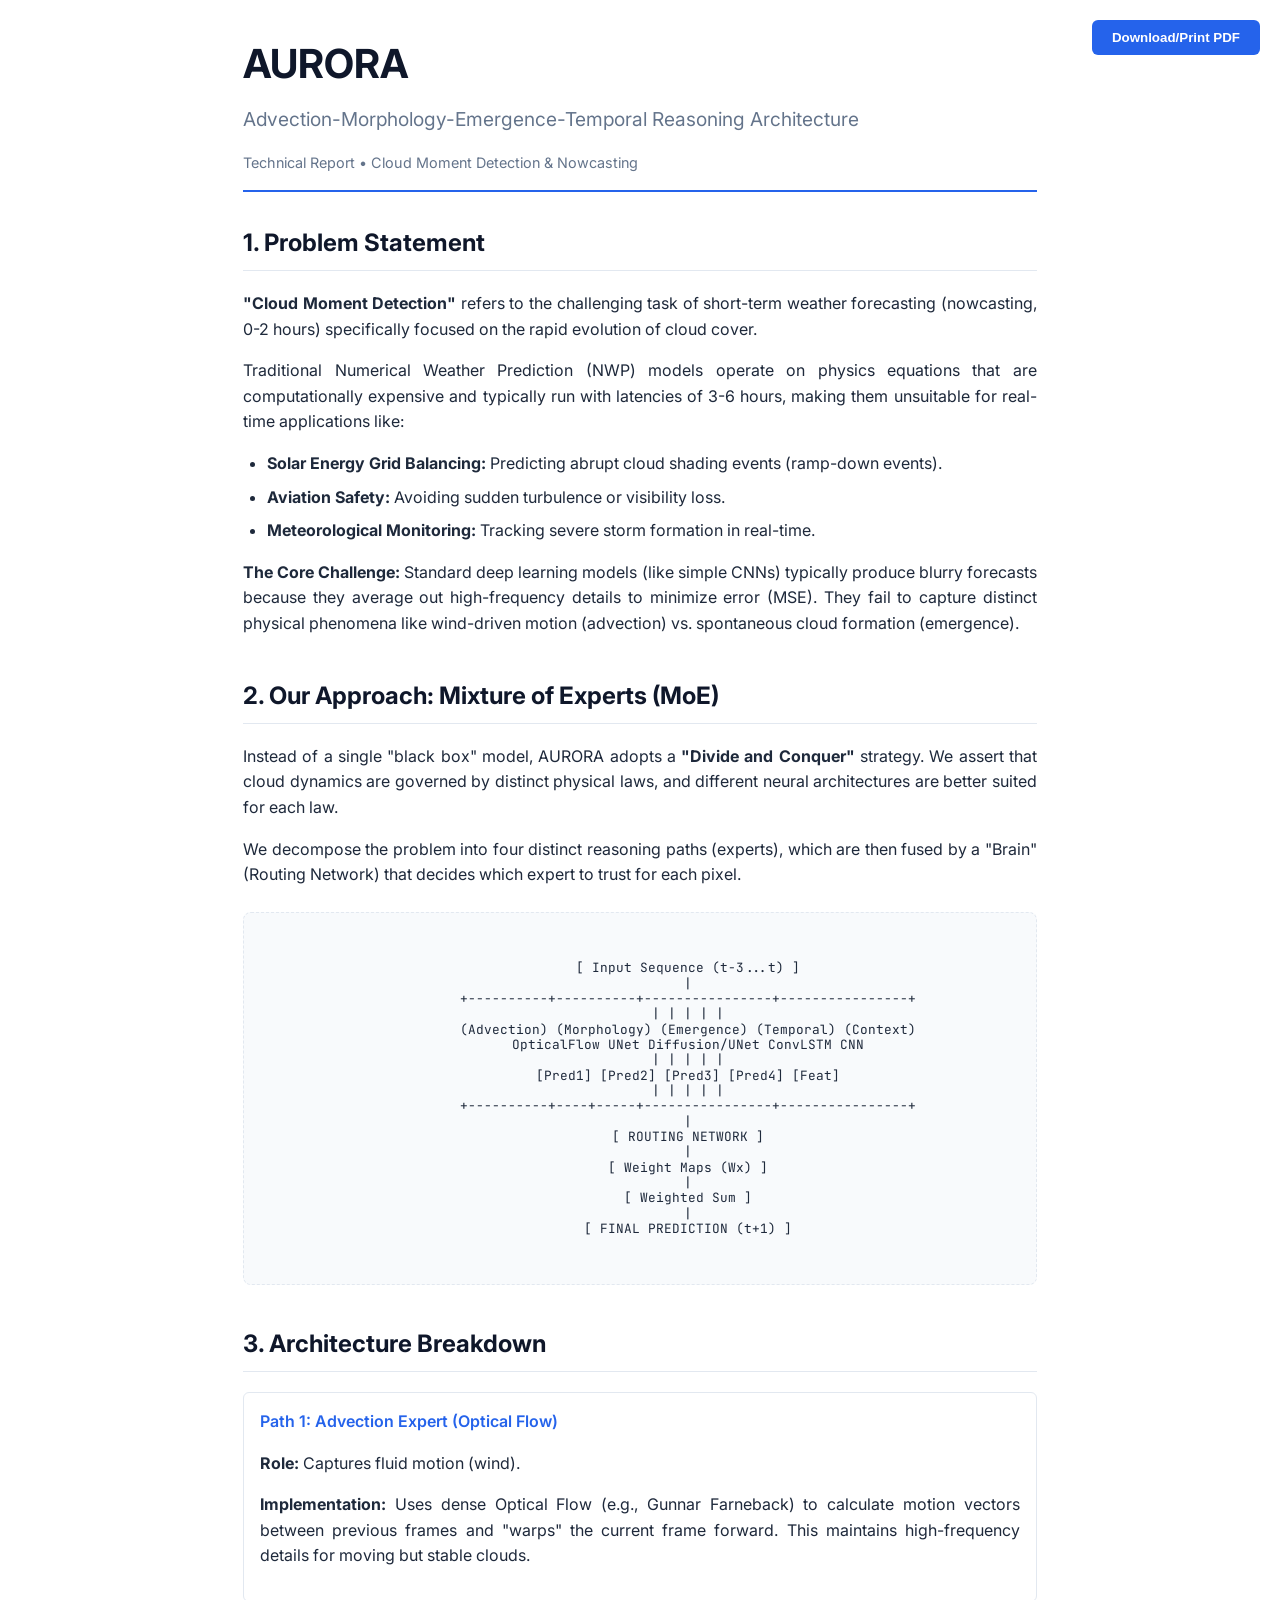
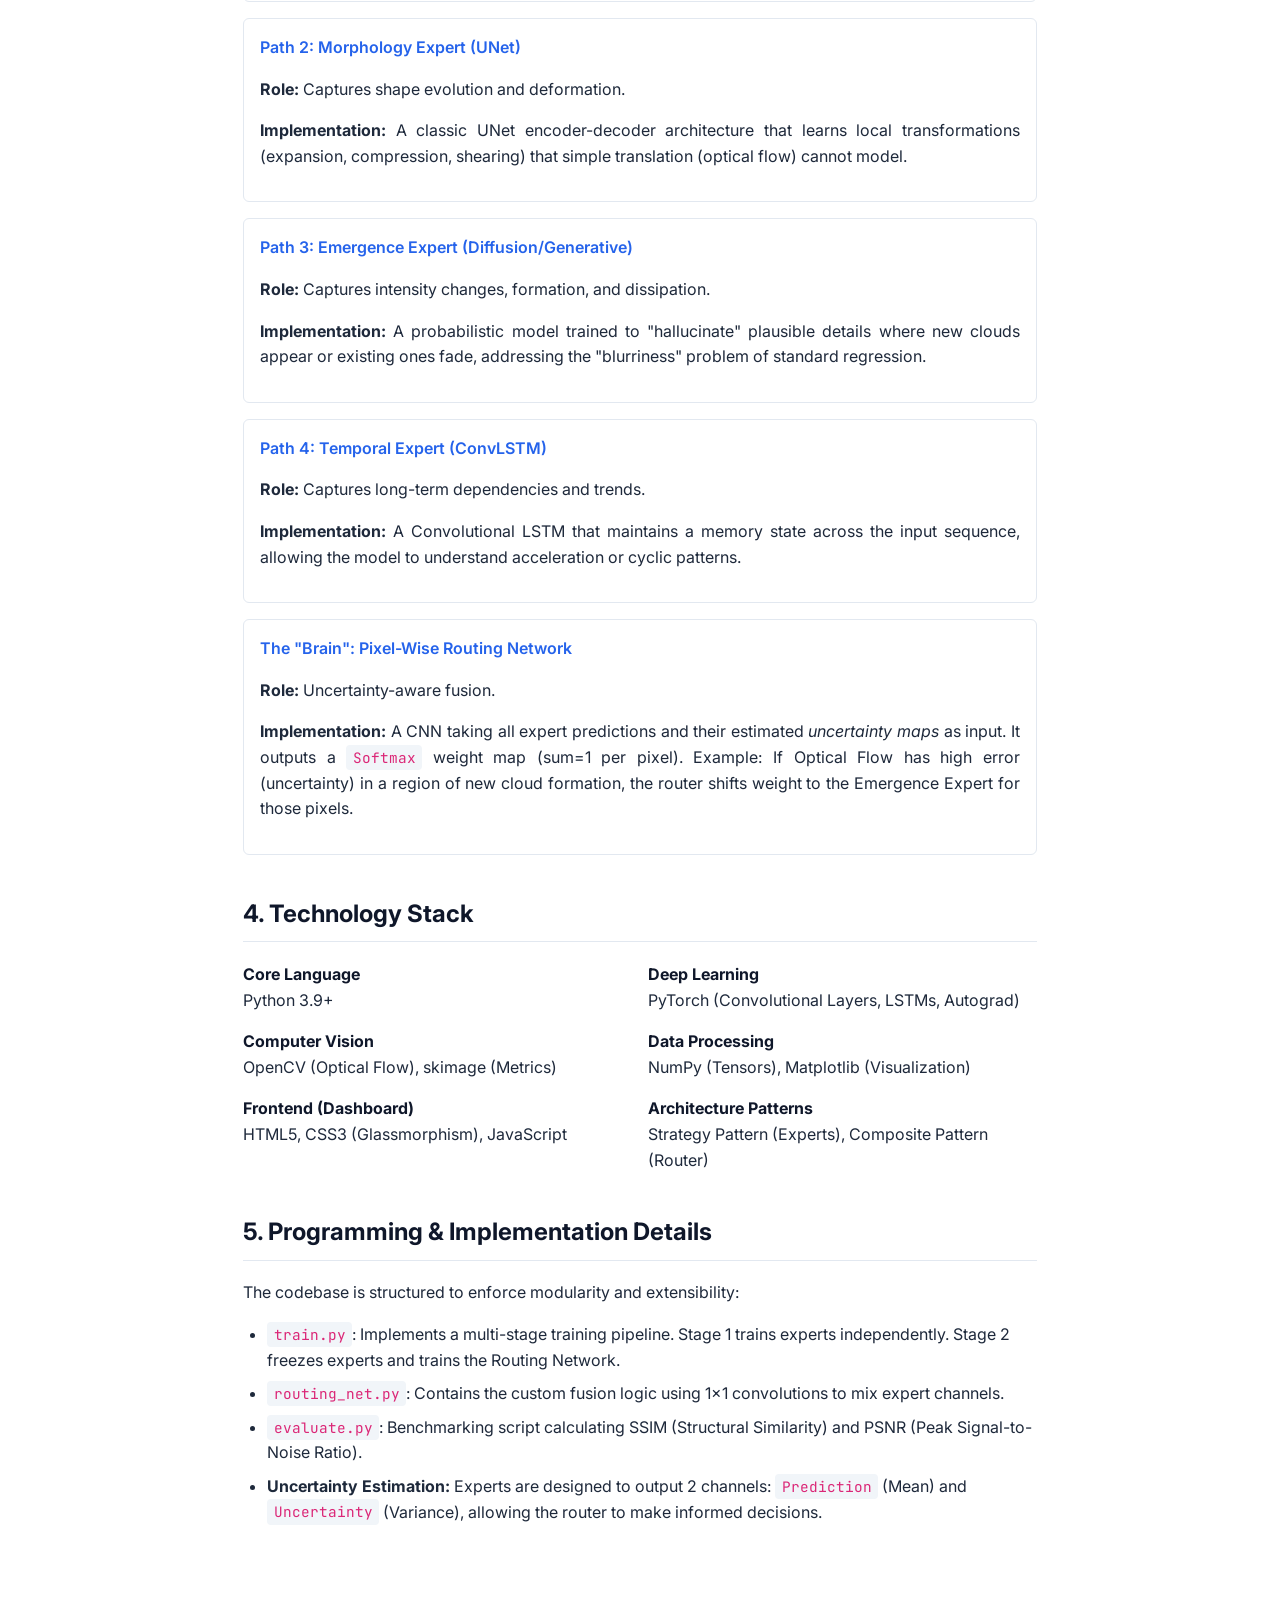
<file: AURORA_Report.html>
<!DOCTYPE html>
<html lang="en">

<head>
    <meta charset="UTF-8">
    <meta name="viewport" content="width=device-width, initial-scale=1.0">
    <title>AURORA Architecture Report</title>
    <style>
        @import url('https://fonts.googleapis.com/css2?family=Inter:wght@300;400;600;700&family=JetBrains+Mono:wght@400;700&display=swap');

        :root {
            --primary: #2563eb;
            --text: #1e293b;
            --text-light: #64748b;
            --bg: #ffffff;
            --code-bg: #f1f5f9;
            --border: #e2e8f0;
        }

        body {
            font-family: 'Inter', sans-serif;
            line-height: 1.6;
            color: var(--text);
            background: var(--bg);
            max-width: 210mm;
            /* A4 width */
            margin: 0 auto;
            padding: 2rem;
        }

        /* Print Styling */
        @media print {
            body {
                width: 210mm;
                height: 297mm;
                margin: 0;
                padding: 20mm;
                box-shadow: none;
            }

            .no-print {
                display: none;
            }

            a {
                text-decoration: none;
                color: #000;
            }
        }

        header {
            border-bottom: 2px solid var(--primary);
            padding-bottom: 1rem;
            margin-bottom: 2rem;
        }

        h1 {
            font-size: 2.5rem;
            font-weight: 700;
            margin: 0;
            color: #0f172a;
        }

        .subtitle {
            font-size: 1.2rem;
            color: var(--text-light);
            margin-top: 0.5rem;
        }

        .meta {
            margin-top: 1rem;
            font-size: 0.9rem;
            color: var(--text-light);
        }

        section {
            margin-bottom: 2.5rem;
        }

        h2 {
            font-size: 1.5rem;
            color: #0f172a;
            border-bottom: 1px solid var(--border);
            padding-bottom: 0.5rem;
            margin-top: 0;
        }

        h3 {
            font-size: 1.1rem;
            color: #334155;
            margin-bottom: 0.5rem;
        }

        p {
            margin-bottom: 1rem;
            text-align: justify;
        }

        ul {
            margin-bottom: 1rem;
            padding-left: 1.5rem;
        }

        li {
            margin-bottom: 0.5rem;
        }

        code {
            font-family: 'JetBrains Mono', monospace;
            background: var(--code-bg);
            padding: 0.2rem 0.4rem;
            border-radius: 4px;
            font-size: 0.9em;
            color: #db2777;
        }

        .architecture-diagram {
            background: #f8fafc;
            border: 1px dashed var(--border);
            padding: 2rem;
            text-align: center;
            border-radius: 8px;
            margin: 1.5rem 0;
            font-family: 'JetBrains Mono', monospace;
            white-space: pre;
            overflow-x: auto;
            font-size: 0.8rem;
            line-height: 1.2;
        }

        .expert-card {
            border: 1px solid var(--border);
            border-radius: 6px;
            padding: 1rem;
            margin-bottom: 1rem;
            background: #fff;
        }

        .expert-title {
            font-weight: 600;
            color: var(--primary);
        }

        .tech-grid {
            display: grid;
            grid-template-columns: repeat(2, 1fr);
            gap: 1rem;
        }

        .tech-item strong {
            display: block;
            color: #0f172a;
        }

        .footer {
            margin-top: 4rem;
            text-align: center;
            font-size: 0.8rem;
            color: var(--text-light);
            border-top: 1px solid var(--border);
            padding-top: 1rem;
        }
    </style>
</head>

<body>

    <button onclick="window.print()" class="no-print"
        style="position: fixed; top: 20px; right: 20px; padding: 10px 20px; background: #2563eb; color: white; border: none; border-radius: 6px; cursor: pointer; font-weight: bold;">Download/Print
        PDF</button>

    <header>
        <h1>AURORA</h1>
        <div class="subtitle">Advection-Morphology-Emergence-Temporal Reasoning Architecture</div>
        <div class="meta">Technical Report • Cloud Moment Detection & Nowcasting</div>
    </header>

    <section>
        <h2>1. Problem Statement</h2>
        <p>
            <strong>"Cloud Moment Detection"</strong> refers to the challenging task of short-term weather forecasting
            (nowcasting, 0-2 hours) specifically focused on the rapid evolution of cloud cover.
        </p>
        <p>
            Traditional Numerical Weather Prediction (NWP) models operate on physics equations that are computationally
            expensive and typically run with latencies of 3-6 hours, making them unsuitable for real-time applications
            like:
        </p>
        <ul>
            <li><strong>Solar Energy Grid Balancing:</strong> Predicting abrupt cloud shading events (ramp-down events).
            </li>
            <li><strong>Aviation Safety:</strong> Avoiding sudden turbulence or visibility loss.</li>
            <li><strong>Meteorological Monitoring:</strong> Tracking severe storm formation in real-time.</li>
        </ul>
        <p>
            <strong>The Core Challenge:</strong> Standard deep learning models (like simple CNNs) typically produce
            blurry forecasts because they average out high-frequency details to minimize error (MSE). They fail to
            capture distinct physical phenomena like wind-driven motion (advection) vs. spontaneous cloud formation
            (emergence).
        </p>
    </section>

    <section>
        <h2>2. Our Approach: Mixture of Experts (MoE)</h2>
        <p>
            Instead of a single "black box" model, AURORA adopts a <strong>"Divide and Conquer"</strong> strategy. We
            assert that cloud dynamics are governed by distinct physical laws, and different neural architectures are
            better suited for each law.
        </p>
        <p>
            We decompose the problem into four distinct reasoning paths (experts), which are then fused by a "Brain"
            (Routing Network) that decides which expert to trust for each pixel.
        </p>

        <div class="architecture-diagram">
            [ Input Sequence (t-3...t) ]
            |
            +----------+----------+----------------+----------------+
            | | | | |
            (Advection) (Morphology) (Emergence) (Temporal) (Context)
            OpticalFlow UNet Diffusion/UNet ConvLSTM CNN
            | | | | |
            [Pred1] [Pred2] [Pred3] [Pred4] [Feat]
            | | | | |
            +----------+----+-----+----------------+----------------+
            |
            [ ROUTING NETWORK ]
            |
            [ Weight Maps (Wx) ]
            |
            [ Weighted Sum ]
            |
            [ FINAL PREDICTION (t+1) ]
        </div>
    </section>

    <section>
        <h2>3. Architecture Breakdown</h2>

        <div class="expert-card">
            <span class="expert-title">Path 1: Advection Expert (Optical Flow)</span>
            <p><strong>Role:</strong> Captures fluid motion (wind).</p>
            <p><strong>Implementation:</strong> Uses dense Optical Flow (e.g., Gunnar Farneback) to calculate motion
                vectors between previous frames and "warps" the current frame forward. This maintains high-frequency
                details for moving but stable clouds.</p>
        </div>

        <div class="expert-card">
            <span class="expert-title">Path 2: Morphology Expert (UNet)</span>
            <p><strong>Role:</strong> Captures shape evolution and deformation.</p>
            <p><strong>Implementation:</strong> A classic UNet encoder-decoder architecture that learns local
                transformations (expansion, compression, shearing) that simple translation (optical flow) cannot model.
            </p>
        </div>

        <div class="expert-card">
            <span class="expert-title">Path 3: Emergence Expert (Diffusion/Generative)</span>
            <p><strong>Role:</strong> Captures intensity changes, formation, and dissipation.</p>
            <p><strong>Implementation:</strong> A probabilistic model trained to "hallucinate" plausible details where
                new clouds appear or existing ones fade, addressing the "blurriness" problem of standard regression.</p>
        </div>

        <div class="expert-card">
            <span class="expert-title">Path 4: Temporal Expert (ConvLSTM)</span>
            <p><strong>Role:</strong> Captures long-term dependencies and trends.</p>
            <p><strong>Implementation:</strong> A Convolutional LSTM that maintains a memory state across the input
                sequence, allowing the model to understand acceleration or cyclic patterns.</p>
        </div>

        <div class="expert-card">
            <span class="expert-title">The "Brain": Pixel-Wise Routing Network</span>
            <p><strong>Role:</strong> Uncertainty-aware fusion.</p>
            <p><strong>Implementation:</strong> A CNN taking all expert predictions and their estimated <em>uncertainty
                    maps</em> as input. It outputs a <code>Softmax</code> weight map (sum=1 per pixel). Example: If
                Optical Flow has high error (uncertainty) in a region of new cloud formation, the router shifts weight
                to the Emergence Expert for those pixels.</p>
        </div>
    </section>

    <section>
        <h2>4. Technology Stack</h2>
        <div class="tech-grid">
            <div class="tech-item">
                <strong>Core Language</strong>
                Python 3.9+
            </div>
            <div class="tech-item">
                <strong>Deep Learning</strong>
                PyTorch (Convolutional Layers, LSTMs, Autograd)
            </div>
            <div class="tech-item">
                <strong>Computer Vision</strong>
                OpenCV (Optical Flow), skimage (Metrics)
            </div>
            <div class="tech-item">
                <strong>Data Processing</strong>
                NumPy (Tensors), Matplotlib (Visualization)
            </div>
            <div class="tech-item">
                <strong>Frontend (Dashboard)</strong>
                HTML5, CSS3 (Glassmorphism), JavaScript
            </div>
            <div class="tech-item">
                <strong>Architecture Patterns</strong>
                Strategy Pattern (Experts), Composite Pattern (Router)
            </div>
        </div>
    </section>

    <section>
        <h2>5. Programming & Implementation Details</h2>
        <p>The codebase is structured to enforce modularity and extensibility:</p>
        <ul>
            <li><code>train.py</code>: Implements a multi-stage training pipeline. Stage 1 trains experts independently.
                Stage 2 freezes experts and trains the Routing Network.</li>
            <li><code>routing_net.py</code>: Contains the custom fusion logic using 1x1 convolutions to mix expert
                channels.</li>
            <li><code>evaluate.py</code>: Benchmarking script calculating SSIM (Structural Similarity) and PSNR (Peak
                Signal-to-Noise Ratio).</li>
            <li><strong>Uncertainty Estimation:</strong> Experts are designed to output 2 channels:
                <code>Prediction</code> (Mean) and <code>Uncertainty</code> (Variance), allowing the router to make
                informed decisions.</li>
        </ul>
    </section>

</body>

</html>
</file>
